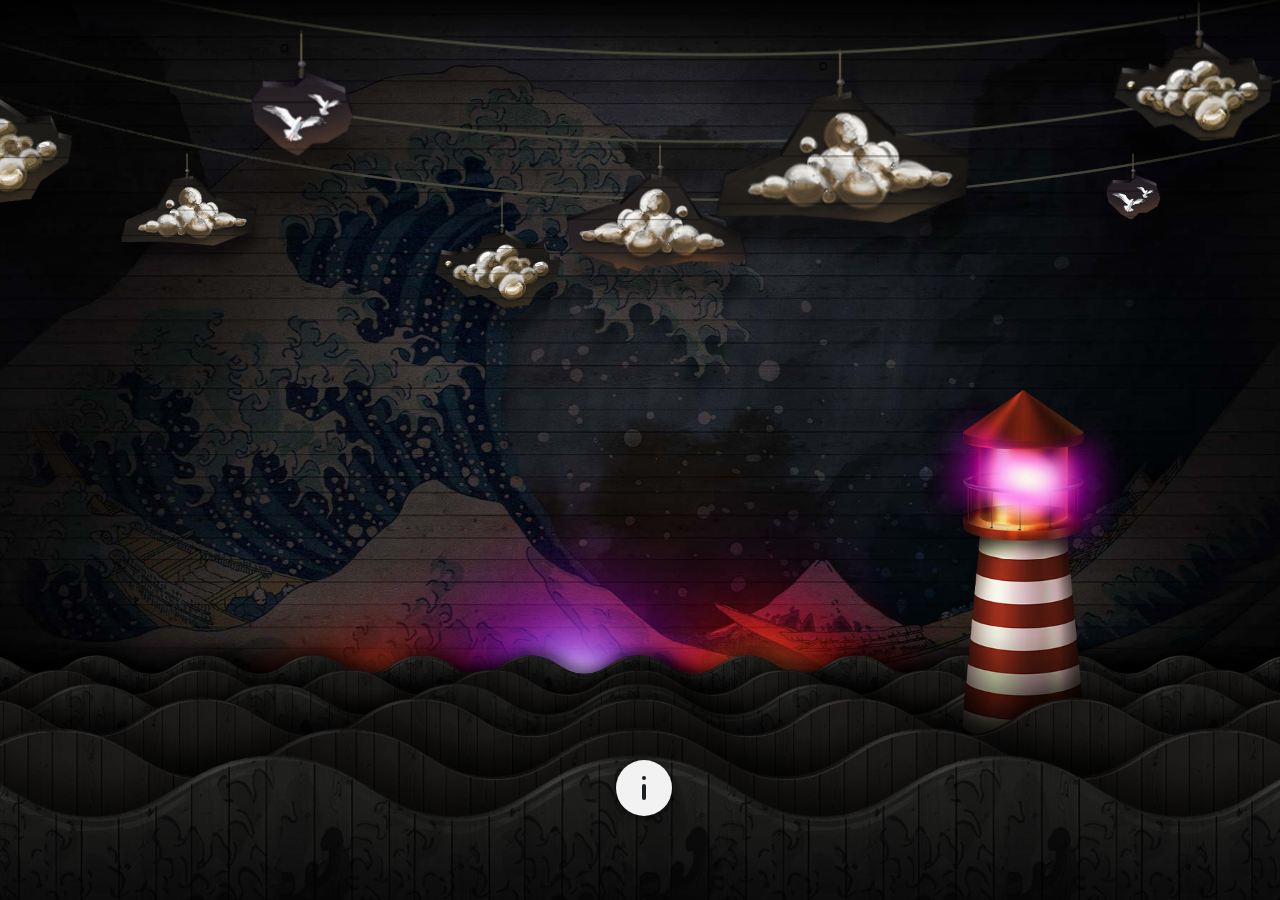
<file: Intro/ADWADAA2025 trabalhoB/parallax/index.html>
<!DOCTYPE html><html><head>

	<meta charset="utf-8">

	<title>Otero</title>



	<!-- Styles -->
	<link rel="stylesheet" type="text/css" href="assets/styles/css/styles.css">



</head>
<body>

	<div vw class="enabled">
		<div vw-access-button class="active"></div>
		<div vw-plugin-wrapper>
		  <div class="vw-plugin-top-wrapper"></div>
		</div>
	  </div>
	  <script src="https://vlibras.gov.br/app/vlibras-plugin.js"></script>
	  <script>
		new window.VLibras.Widget('https://vlibras.gov.br/app');
	  </script>
	  
	<div id="fb-root"></div>

	<div id="container" class="wrapper">
		<ul id="scene" class="scene unselectable" data-friction-x="0.1" data-friction-y="0.1" data-scalar-x="25" data-scalar-y="15">
			<li class="layer" data-depth="0.00"></li>
			<li class="layer" data-depth="0.10"><div class="background"></div></li>
			<li class="layer" data-depth="0.10"><div class="light orange b phase-4"></div></li>
			<li class="layer" data-depth="0.10"><div class="light purple c phase-5"></div></li>
			<li class="layer" data-depth="0.10"><div class="light orange d phase-3"></div></li>
			<li class="layer" data-depth="0.15">
				<ul class="rope depth-10">
					<li><img src="assets/images/rope.png" alt="Rope"></li>
					<li class="hanger position-2">
						<div class="board cloud-2 swing-1"></div>
					</li>
					<li class="hanger position-4">
						<div class="board cloud-1 swing-3"></div>
					</li>
					<li class="hanger position-8">
						<div class="board birds swing-5"></div>
					</li>
				</ul>
			</li>
			<li class="layer" data-depth="0.20"><h1 class="title"><em></em></h1></li>
			<li class="layer" data-depth="0.30">
				<ul class="rope depth-30">
					<li><img src="assets/images/rope.png" alt="Rope"></li>
					<li class="hanger position-1">
						<div class="board cloud-1 swing-3"></div>
					</li>
					<li class="hanger position-5">
						<div class="board cloud-4 swing-1"></div>
					</li>
				</ul>
			</li>
			<li class="layer" data-depth="0.30"><div class="wave paint depth-30"></div></li>
			<li class="layer" data-depth="0.40"><div class="wave plain depth-40"></div></li>
			<li class="layer" data-depth="0.50"><div class="wave paint depth-50"></div></li>
			<li class="layer" data-depth="0.60"><div class="lighthouse depth-60"></div></li>
			<li class="layer" data-depth="0.60">
				<ul class="rope depth-60">
					<li><img src="assets/images/rope.png" alt="Rope"></li>
					<li class="hanger position-3">
						<div class="board birds swing-5"></div>
					</li>
					<li class="hanger position-6">
						<div class="board cloud-2 swing-2"></div>
					</li>
					<li class="hanger position-8">
						<div class="board cloud-3 swing-4"></div>
					</li>
				</ul>
			</li>
			<li class="layer" data-depth="0.60"><div class="wave plain depth-60"></div></li>
			<li class="layer" data-depth="0.80"><div class="wave plain depth-80"></div></li>
			<li class="layer" data-depth="1.00"><div class="wave paint depth-100"></div></li>
		</ul>
		<section id="about" class="wrapper about hide accelerate">
			<div class="cell accelerate">
				<div class="cables center accelerate" style="color: black;">
					<div class="panel accelerate">
						<header>
							<h1>JAPAO<em></em></h1>
						</header>
						<p><strong></strong> Essa pagina é uma introdução ao tema do site (e tambem queria testar como eu estava em relçaõ a Js).</p>
						<p>O projeto é sobre acessibilidade, e como podemos fazer para tornar um site mais acessivel..
							<div class="container">
								<label class="theme_switch">
									<input type="checkbox"
									id="theme_toggle">
									<span class="slider"></span>
								</label>
							</div>
						</p>
						<style>
							input:checked + .slider {
								background-color: aqua;

							}
							input:checked + .slider:before {
								transform: translateX(26px);
							}
							.slider::after {
								content: "🌙";
								position: absolute;
								left: 4px;
								top: 46px;
								transform: translateY(-50%);
								font-size: 18px;
								opacity: 1;
								transition: 0.4s;
							}
							input:checked + .slider::after {
								content: "☀";
								left: 31px;
								top: 16px;
								opacity: 1;
							}

							
						</style>
						<script>
							const savedTheme = localStorage.getItem('theme');
							if (savedTheme === 'dark') {
								document.documentElement.setAttribute('data-theme', 'dark');
								themeToggle.checked = false;

							} else {
								document.documentElement.setAttribute('data-theme', 'panel');

							}
							themeToggle.addEventListerner('change', ToggleTheme);
						</script>

						
						
						<ul class="links">
							<li><a class="download" href="index2.html">Contato</a></li>
							<li><a class="github" target="_blank" href="index3.html">Ir para o Site</a></li>
						</ul>
					</div>
				</div>
			</div>
		</section>
		<button id="toggle" class="toggle i">
			<div class="cross">
				<div class="x"></div>
				<div class="y"></div>
			</div>
		</button>
		<div id="prompt" class="wrapper prompt hide accelerate">
			<div class="cell accelerate">
				<div class="panel center unselectable accelerate">
					<button id="dismiss" class="dismiss">
						<div class="cross">
							<div class="x"></div>
							<div class="y"></div>
						</div>
					</button>
					<div class="tilt-scene">
						<img class="tilt" src="assets/images/tilt.png">
					</div>
					
				</div>
			</div>
		</div>
		<footer>
			<div class="fb-like" data-href="#" data-width="400" data-layout="button_count" data-show-faces="false" data-send="false"></div>
			<a href="#" class="twitter-share-button" data-url="#" data-text=" »">.</a>
		</footer>
	</div>

	<script>
		
	</script>
	

	<!-- Scripts -->
	<script src="assets/scripts/js/libraries.min.js"></script>
	<script src="deploy/jquery.parallax.js"></script>
	<script>

	
	var $html = $('html'),
			$container = $('#container'),
			$prompt = $('#prompt'),
			$toggle = $('#toggle'),
			$about = $('#about'),
			$scene = $('#scene');


	(function() {
		setTimeout(function(){window.scrollTo(0,0);},0);
	})();

	// Setup FastClick.
	FastClick.attach(document.body);

	// Add touch functionality.
	if (Hammer.HAS_TOUCHEVENTS) {
		$container.hammer({drag_lock_to_axis: true});
		_.tap($html, 'a,button,[data-tap]');
	}

	// Add touch or mouse class to html element.
	$html.addClass(Hammer.HAS_TOUCHEVENTS ? 'touch' : 'mouse');

	// Resize handler.
	(resize = function() {
		$scene[0].style.width = window.innerWidth + 'px';
		$scene[0].style.height = window.innerHeight + 'px';
		if (!$prompt.hasClass('hide')) {
			if (window.innerWidth < 600) {
				$toggle.addClass('hide');
			} else {
				$toggle.removeClass('hide');
			}
		}
	})();

	// Attach window listeners.
	window.onresize = _.debounce(resize, 200);
	window.onscroll = _.debounce(resize, 200);

	function showDetails() {
		$about.removeClass('hide');
		$toggle.removeClass('i');
	}

	function hideDetails() {
		$about.addClass('hide');
		$toggle.addClass('i');
	}

	// Listen for toggle click event.
	$toggle.on('click', function(event) {
		$toggle.hasClass('i') ? showDetails() : hideDetails();
	});

	// Pretty simple huh?
	$scene.parallax();

	// Check for orientation support.
	setTimeout(function() {
		if ($scene.data('mode') === 'cursor') {
			$prompt.removeClass('hide');
			if (window.innerWidth < 600) $toggle.addClass('hide');
			$prompt.on('click', function(event) {
				$prompt.addClass('hide');
				if (window.innerWidth < 600) {
					setTimeout(function() {
						$toggle.removeClass('hide');
					},1200);
				}
			});
		}
	},1000);

	// Twitter stuff.
	!function(d,s,id){var js,fjs=d.getElementsByTagName(s)[0],p=/^http:/.test(d.location)?'http':'https';if(!d.getElementById(id)){js=d.createElement(s);js.id=id;js.src=p+'://';fjs.parentNode.insertBefore(js,fjs);}}(document, 'script', '');

	// Facebook stuff.
	(function(d, s, id) {
	var js, fjs = d.getElementsByTagName(s)[0];
	if (d.getElementById(id)) return;
	js = d.createElement(s); js.id = id;
	js.src = "";
	fjs.parentNode.insertBefore(js, fjs);
	}(document, 'script', ''));
	</script>



</body></html>
</file>
<file: Intro/ADWADAA2025 trabalhoB/parallax/assets/styles/css/styles.css>
@import url("http://fonts.googleapis.com/css?family=Dosis:600|Roboto+Slab:100,300,400,700");
article,
aside,
details,
figcaption,
figure,
footer,
header,
hgroup,
nav,
section,
summary {
  display: block; }

audio,
canvas,
video {
  display: inline-block;
  *display: inline;
  *zoom: 1; }

audio:not([controls]) {
  display: none;
  height: 0; }

[hidden] {
  display: none; }

html {
  font-size: 100%;
  -webkit-text-size-adjust: 100%;
  -ms-text-size-adjust: 100%; }

html,
button,
input,
select,
textarea {
  font-family: sans-serif; }

body {
  margin: 0; }

a:focus {
  outline: thin dotted; }

a:hover,
a:active {
  outline: 0; }

abbr[title] {
  border-bottom: 1px dotted; }

b,
strong {
  font-weight: bold; }

dfn {
  font-style: italic; }

mark {
  background: #ff0;
  color: #000; }

pre,
code,
kbd,
samp {
  font-family: monospace, serif;
  _font-family: "courier new", monospace;
  font-size: 1em; }

q {
  quotes: none; }

q:before,
q:after {
  content: "";
  content: none; }

small {
  font-size: 75%; }

sub,
sup {
  font-size: 75%;
  line-height: 0;
  position: relative;
  vertical-align: baseline; }

sup {
  top: -0.5em; }

sub {
  bottom: -0.25em; }

dl,
menu,
ol,
ul {
  margin: 1em 0; }

dd {
  margin: 0 0 0 40px; }

menu,
ol,
ul {
  padding: 0 0 0 40px; }

nav ul,
nav ol {
  list-style: none;
  list-style-image: none; }

img {
  border: 0;
  -ms-interpolation-mode: bicubic; }

svg:not(:root) {
  overflow: hidden; }

figure {
  margin: 0; }

form {
  margin: 0; }



legend {
  border: 0;
  padding: 0;
  white-space: normal;
  *margin-left: -7px; }

button,
input,
select,
textarea {
  font-size: 100%;
  margin: 0;
  vertical-align: baseline;
  *vertical-align: middle; }

button,
input {
  line-height: normal; }

button,
input[type="button"],
input[type="reset"],
input[type="submit"] {
  cursor: pointer;
  -webkit-appearance: button;
  *overflow: visible; }

button[disabled],
input[disabled] {
  cursor: default; }

input[type="checkbox"],
input[type="radio"] {
  box-sizing: border-box;
  padding: 0;
  *height: 13px;
  *width: 13px; }



input[type="search"]::-webkit-search-decoration,
input[type="search"]::-webkit-search-cancel-button {
  -webkit-appearance: none; }

button::-moz-focus-inner,
input::-moz-focus-inner {
  border: 0;
  padding: 0; }

textarea {
  overflow: auto;
  vertical-align: top; }

table {
  border-collapse: collapse;
  border-spacing: 0; }





html {
  font-family: "Roboto Slab", sans-serif;
  font-size: 12px; }

body {
  -webkit-font-smoothing: antialiased;
  text-rendering: optimizeLegibility;
  line-height: 1.4em;
  background-color: #000000;
  text-align: center;
}

button {
  -webkit-font-smoothing: antialiased;
  -webkit-border-radius: 24px;
  -moz-border-radius: 24px;
  border-radius: 24px;
  -webkit-background-clip: padding-box;
  -moz-background-clip: padding-box;
  background-clip: padding-box;
  font-size: 1.33333em;
  line-height: 45.6px;
  font-family: "Dosis", sans-serif;
  background-color: #F2F2F2;
  font-weight: 600;
  height: 48px;
  width: 48px;
  position: relative;
  display: block;
  margin: 0 auto;
  outline: none;
  border: none; }
  button.hide {
    opacity: 0; }

footer {
  position: absolute;
  text-align: right;
  line-height: 0;
  font-size: 0;
  bottom: 0;
  right: 0;
  left: 0; }
  footer .fb-like {
    display: inline-block;
    position: absolute;
    margin-left: 12px;
    bottom: 48px;
    right: 22px; }
  footer .twitter-share-button {
    display: inline-block;
    position: absolute;
    margin-left: 12px;
    bottom: 20px;
    right: 10px; }

.accelerate {
  -webkit-transform: translate3d(0,0,0);
  -moz-transform: translate3d(0,0,0);
  transform: translate3d(0,0,0);
  -webkit-transform-style: preserve-3d;
  -moz-transform-style: preserve-3d;
  transform-style: preserve-3d;
  -webkit-backface-visibility: hidden;
  -moz-backface-visibility: hidden;
  backface-visibility: hidden; }

.center {
  max-width: 400px;
  margin: 0 auto;
  width: 88%; }

.wrapper {
  min-height: 460px;
  position: absolute;
  overflow: hidden;
  display: table;
  height: 100%;
  width: 100%;
  left: 0;
  top: 0; }

.cell {
  vertical-align: middle;
  display: table-cell; }

.panel {
  -webkit-box-shadow: 0 2px 8px rgba(0, 0, 0, 0.6);
  -moz-box-shadow: 0 2px 8px rgba(0, 0, 0, 0.6);
  box-shadow: 0 2px 8px rgba(0, 0, 0, 0.6);
  -webkit-border-radius: 6px;
  -moz-border-radius: 6px;
  border-radius: 6px;
  -webkit-background-clip: padding-box;
  -moz-background-clip: padding-box;
  background-clip: padding-box;
  -webkit-transform: translate3d(0,0,0);
  -moz-transform: translate3d(0,0,0);
  transform: translate3d(0,0,0);
  position: relative; }

.about {
  -webkit-font-smoothing: auto;
  -webkit-perspective: 1000px;
  -moz-perspective: 1000px;
  perspective: 1000px;
  color: #666666; }
  .about:after {
    background-image: -webkit-linear-gradient(top, rgba(0, 0, 0, 0.8) 0%, transparent 100%);
    background-image: -moz-linear-gradient(top, rgba(0, 0, 0, 0.8) 0%, transparent 100%);
    background-image: linear-gradient(top, rgba(0, 0, 0, 0.8) 0%, transparent 100%);
    position: absolute;
    display: block;
    width: 100%;
    content: "";
    height: 5%;
    left: 0;
    top: 0; }
  .about.hide .cables {
    -webkit-transform: translate3d(0,-10%,0) rotateX(-90deg);
    -moz-transform: translate3d(0,-10%,0) rotateX(-90deg);
    transform: translate3d(0,-10%,0) rotateX(-90deg);
    opacity: 0; }
  .about.hide .panel {
    -webkit-transform: rotateX(-20deg);
    -moz-transform: rotateX(-20deg);
    transform: rotateX(-20deg); }
  .about .panel,
  .about .cables {
    -webkit-transform: translate3d(0,0,0);
    -moz-transform: translate3d(0,0,0);
    transform: translate3d(0,0,0);
    -webkit-transform-style: preserve-3d;
    -moz-transform-style: preserve-3d;
    transform-style: preserve-3d;
    -webkit-backface-visibility: hidden;
    -moz-backface-visibility: hidden;
    backface-visibility: hidden;
    position: relative; }
  .about .cables {
    -webkit-transform-origin: 50% -100%;
    -moz-transform-origin: 50% -100%;
    transform-origin: 50% -100%; }
    .about .cables:before {
      left: 10%;
      background: transparent url(../../images/cable.png) 0 0 no-repeat;
      position: absolute;
      display: block;
      height: 860px;
      width: 30px;
      content: "";
      top: -837px;
      z-index: 1; }
    .about .cables:after {
      right: 10%;
      background: transparent url(../../images/cable.png) 0 0 no-repeat;
      position: absolute;
      display: block;
      height: 860px;
      width: 30px;
      content: "";
      top: -837px;
      z-index: 1; }
  .about .panel {
    -webkit-transform-origin: 50% 0%;
    -moz-transform-origin: 50% 0%;
    transform-origin: 50% 0%;
    background: #F2F2F2 url(../../images/panel.jpg) -7px 0;
    background-size: 399px 357px; }
    .about .panel:before {
      border-left: 1px dashed rgba(29, 31, 39, 0.2);
      position: absolute;
      display: block;
      height: 100%;
      content: "";
      left: 5%;
      top: 0; }
      
      
    .about .panel:after {
      -webkit-border-radius: 0 0 6px 0;
      -moz-border-radius: 0 0 6px 0;
      border-radius: 0 0 6px 0;
      -webkit-background-clip: padding-box;
      -moz-background-clip: padding-box;
      background-clip: padding-box;
      background: transparent url(../../images/compass.png) 0 0 no-repeat;
      background-size: 224px 224px;
      position: absolute;
      display: block;
      height: 160px;
      width: 120px;
      opacity: 0.2;
      content: "";
      bottom: 0;
      right: 0; }
    .about .panel header {
      padding: 1em 0 1em; }
      .about .panel header:before {
        -webkit-border-radius: 6px 0 0 0;
        -moz-border-radius: 6px 0 0 0;
        border-radius: 6px 0 0 0;
        -webkit-background-clip: padding-box;
        -moz-background-clip: padding-box;
        background-clip: padding-box;
        background: transparent url(../../images/map.png) 0 0 no-repeat;
        background-size: 60.5px 82.5px;
        position: absolute;
        display: block;
        height: 150px;
        width: 110px;
        opacity: 0.8;
        content: "";
        left: 0;
        top: 0; }
    .about .panel h1 {
      font-weight: 100;
      color: #D92400; }
      .about .panel h1 em {
        color: #1D1F27; }
    .about .panel p {
      margin: 0 8% 1.2em;
      position: relative;
      z-index: 1; }
      .about .panel p strong {
        font-weight: 700;
        color: #1D1F27; }
    .about .panel .social {
      margin: 1.4em 0 1em;
      position: relative;
      z-index: 1; }
    .about .panel .twitter-follow-button {
      display: inline-block;
      margin-bottom: 0.8em; }
      .about .panel .twitter-follow-button + .twitter-follow-button {
        margin-left: 0.4em; }
    .about .panel .links {
      zoom: 1;
      -webkit-box-shadow: 0 0 8px 4px rgba(0, 0, 0, 0.1);
      -moz-box-shadow: 0 0 8px 4px rgba(0, 0, 0, 0.1);
      box-shadow: 0 0 8px 4px rgba(0, 0, 0, 0.1);
      border-top: 1px solid rgba(0, 0, 0, 0.2);
      position: relative;
      z-index: 1; }
      .about .panel .links:after, .about .panel .links:before {
        display: table;
        content: ""; }
      .about .panel .links:after {
        clear: both; }
      .about .panel .links li {
        -webkit-box-sizing: border-box;
        -moz-box-sizing: border-box;
        box-sizing: border-box;
        display: block;
        float: left;
        width: 50%; }
        .about .panel .links li a {
          -webkit-border-radius: 0 0 0 5px;
          -moz-border-radius: 0 0 0 5px;
          border-radius: 0 0 0 5px;
          -webkit-background-clip: padding-box;
          -moz-background-clip: padding-box;
          background-clip: padding-box; }
        .about .panel .links li + li {
          border-left: 1px solid rgba(0, 0, 0, 0.2); }
          .about .panel .links li + li a {
            -webkit-border-radius: 0 0 5px 0;
            -moz-border-radius: 0 0 5px 0;
            border-radius: 0 0 5px 0;
            -webkit-background-clip: padding-box;
            -moz-background-clip: padding-box;
            background-clip: padding-box; }
      .about .panel .links a {
        -webkit-font-smoothing: antialiased;
        font-size: 1.33333em;
        font-family: "Dosis", sans-serif;
        text-transform: uppercase;
        font-weight: 600;
        padding: 1em 0 1.1em;
        display: block; }
        .about .panel .links a.github:before, .about .panel .links a.download:before {
          content: "";
          font-family: "icons";
          text-transform: none;
          font-weight: normal;
          font-style: normal;
          line-height: 1em;
          font-size: 0.8em;
          margin-right: 0.5em;
          margin-left: -0.8em;
          position: relative;
          top: -1px; }
        .about .panel .links a.download:before {
          content: "d"; }
        .about .panel .links a.github:before {
          margin-right: 0.4em;
          content: "g"; }

.toggle {
  -webkit-box-shadow: 0 2px 8px rgba(0, 0, 0, 0.6);
  -moz-box-shadow: 0 2px 8px rgba(0, 0, 0, 0.6);
  box-shadow: 0 2px 8px rgba(0, 0, 0, 0.6);
  margin: -24px;
  position: absolute;
  bottom: 11.6%;
  left: 50%; }
  .toggle.i .cross {
    -webkit-transform: rotateZ(0deg);
    -moz-transform: rotateZ(0deg);
    transform: rotateZ(0deg); }
    .toggle.i .cross .x {
      margin-left: -2px;
      width: 4px;
      margin-top: -12px; }
    .toggle.i .cross .y {
      margin-top: -4px;
      height: 16px; }

.cross {
  -webkit-transform: rotateZ(45deg);
  -moz-transform: rotateZ(45deg);
  transform: rotateZ(45deg);
  position: absolute;
  left: 50%;
  top: 50%; }
  .cross .x, .cross .y {
    -webkit-border-radius: 2px;
    -moz-border-radius: 2px;
    border-radius: 2px;
    -webkit-background-clip: padding-box;
    -moz-background-clip: padding-box;
    background-clip: padding-box;
    background-color: #1D1F27;
    height: 4px;
    width: 4px;
    margin: -2px;
    position: absolute;
    left: 0;
    top: 0; }
  .cross .x {
    margin-left: -12px;
    margin-top: -2px;
    width: 24px; }
  .cross .y {
    margin-top: -12px;
    height: 24px; }

.prompt.hide {
  visibility: hidden; }
  .prompt.hide .panel {
    -webkit-transform: translate3d(0,250%,0) rotateY(360deg);
    -moz-transform: translate3d(0,250%,0) rotateY(360deg);
    transform: translate3d(0,250%,0) rotateY(360deg);
    opacity: 0; }
.prompt .cell {
  -webkit-perspective: 1000px;
  -moz-perspective: 1000px;
  perspective: 1000px; }
.prompt .dismiss {
  -webkit-transform: scale(0.5);
  -moz-transform: scale(0.5);
  transform: scale(0.5);
  background-color: transparent;
  position: absolute;
  right: 4px;
  top: 4px; }
.prompt .x, .prompt .y {
  background: #FFFFFF; }
.prompt .center {
  max-width: 300px;
  width: 82%; }
.prompt .panel {
  -webkit-perspective: none;
  -moz-perspective: none;
  perspective: none;
  -webkit-transform-style: flat;
  -moz-transform-style: flat;
  transform-style: flat;
  -webkit-transition: all 1.8s cubic-bezier(0.77, 0, 0.175, 1);
  -moz-transition: all 1.8s cubic-bezier(0.77, 0, 0.175, 1);
  transition: all 1.8s cubic-bezier(0.77, 0, 0.175, 1);
  border: 1px solid rgba(255, 255, 255, 0.15);
  background-color: rgba(0, 0, 0, 0.65);
  padding: 1.2em 0 1.8em; }
  .prompt .panel img {
    margin: 0.6em auto;
    width: 100px; }
  .prompt .panel h2 {
    margin: 0 0 0.4em; }
  .prompt .panel p {
    font-size: 1.25em;
    margin: 0 10% 1.25em;
    line-height: 1.25em;
    color: #999999; }
.prompt .tilt-scene {
  -webkit-perspective: 1000px;
  -moz-perspective: 1000px;
  perspective: 1000px;
  -webkit-transform: translate3d(0,0,100px);
  -moz-transform: translate3d(0,0,100px);
  transform: translate3d(0,0,100px);
  margin: 0 auto;
  width: 60%; }
.prompt .tilt {
  -webkit-animation: tilt 4s infinite alternate cubic-bezier(0.455, 0.03, 0.515, 0.955);
  -moz-animation: tilt 4s infinite alternate cubic-bezier(0.455, 0.03, 0.515, 0.955);
  animation: tilt 4s infinite alternate cubic-bezier(0.455, 0.03, 0.515, 0.955); }

.scene,
.layer {
  display: block;
  height: 100%;
  width: 100%;
  padding: 0;
  margin: 0; }

.scene {
  min-height: 460px;
  position: relative;
  overflow: hidden; }

.layer {
  position: absolute; }
  .layer div {
    -webkit-transform: translate3d(0,0,0);
    -moz-transform: translate3d(0,0,0);
    transform: translate3d(0,0,0);
    -webkit-transform-style: preserve-3d;
    -moz-transform-style: preserve-3d;
    transform-style: preserve-3d;
    -webkit-backface-visibility: hidden;
    -moz-backface-visibility: hidden;
    backface-visibility: hidden; }

.title {
  font-size: 3em;
  text-shadow: 0 8px 6px rgba(0, 0, 0, 0.6);
  margin-top: -0.7em;
  position: absolute;
  width: 100%;
  top: 42%; }

.background {
  background: url(../../images/background.jpg) no-repeat 50% 100%;
  bottom: 96px;
  background-size: cover;
  position: absolute;
  width: 110%;
  left: -5%;
  top: -5%; }

.lighthouse {
  -webkit-transform-origin: 50% 90%;
  -moz-transform-origin: 50% 90%;
  transform-origin: 50% 90%;
  -webkit-animation: lighthouse 4s 0.1s infinite alternate cubic-bezier(0.455, 0.03, 0.515, 0.955);
  -moz-animation: lighthouse 4s 0.1s infinite alternate cubic-bezier(0.455, 0.03, 0.515, 0.955);
  animation: lighthouse 4s 0.1s infinite alternate cubic-bezier(0.455, 0.03, 0.515, 0.955);
  margin: 0px -64px;
  background-size: 128px 224px;
  height: 224px;
  width: 128px;
  background-image: url(../../images/lighthouse.png);
  background-repeat: no-repeat;
  bottom: 64px;
  position: absolute;
  right: 20%; }

.wave {
  background: transparent repeat-x;
  position: absolute;
  width: 300%;
  left: -100%; }
  .wave:after {
    background-color: #000000;
    position: absolute;
    display: block;
    content: "";
    height: 500px;
    width: 100%;
    top: 100%;
    left: 0; }
  .wave.plain {
    background-image: url(../../images/wave-plain.png); }
  .wave.paint {
    background-image: url(../../images/wave-paint.png); }

.light {
  margin: -120px -120px;
  background-size: 240px 240px;
  height: 240px;
  width: 240px;
  background-repeat: no-repeat;
  bottom: 112px;
  position: absolute;
  left: 50%; }
  .light.orange {
    background-image: url(../../images/light-orange.png); }
  .light.purple {
    background-image: url(../../images/light-purple.png); }
  .light.a {
    bottom: 80px;
    left: 20%; }
  .light.b {
    bottom: 80px;
    left: 30%; }
  .light.c {
    bottom: 112px;
    left: 45%; }
  .light.d {
    bottom: 96px;
    left: 60%; }
  .light.e {
    bottom: 112px;
    left: 75%; }
  .light.f {
    bottom: 64px;
    left: 80%; }
  .light.phase-1 {
    -webkit-animation: phase 20s 0.1s infinite linear;
    -moz-animation: phase 20s 0.1s infinite linear;
    animation: phase 20s 0.1s infinite linear; }
  .light.phase-2 {
    -webkit-animation: phase 18s 0.1s infinite linear;
    -moz-animation: phase 18s 0.1s infinite linear;
    animation: phase 18s 0.1s infinite linear; }
  .light.phase-3 {
    -webkit-animation: phase 16s 0.1s infinite linear;
    -moz-animation: phase 16s 0.1s infinite linear;
    animation: phase 16s 0.1s infinite linear; }
  .light.phase-4 {
    -webkit-animation: phase 14s 0.1s infinite linear;
    -moz-animation: phase 14s 0.1s infinite linear;
    animation: phase 14s 0.1s infinite linear; }
  .light.phase-5 {
    -webkit-animation: phase 12s 0.1s infinite linear;
    -moz-animation: phase 12s 0.1s infinite linear;
    animation: phase 12s 0.1s infinite linear; }
  .light.phase-6 {
    -webkit-animation: phase 10s 0.1s infinite linear;
    -moz-animation: phase 10s 0.1s infinite linear;
    animation: phase 10s 0.1s infinite linear; }

.rope {
  width: 120%;
  position: relative;
  left: -10%;
  position: relative; }

.hanger {
  -webkit-transform-origin: 0% 0%;
  -moz-transform-origin: 0% 0%;
  transform-origin: 0% 0%;
  position: absolute; }
  .hanger.position-1 {
    top: 28%; }
  .hanger.position-2 {
    top: 46%; }
  .hanger.position-3 {
    top: 59%; }
  .hanger.position-4 {
    top: 66.5%; }
  .hanger.position-5 {
    top: 69.5%; }
  .hanger.position-6 {
    top: 66.5%; }
  .hanger.position-7 {
    top: 59%; }
  .hanger.position-8 {
    top: 46%; }
  .hanger.position-9 {
    top: 28%; }
  .hanger.position-1 {
    left: 10%; }
  .hanger.position-2 {
    left: 20%; }
  .hanger.position-3 {
    left: 30%; }
  .hanger.position-4 {
    left: 40%; }
  .hanger.position-5 {
    left: 50%; }
  .hanger.position-6 {
    left: 60%; }
  .hanger.position-7 {
    left: 70%; }
  .hanger.position-8 {
    left: 80%; }
  .hanger.position-9 {
    left: 90%; }

.board {
  -webkit-transform-origin: 50% 0%;
  -moz-transform-origin: 50% 0%;
  transform-origin: 50% 0%;
  margin: 0px -140px;
  background-size: 280px 280px;
  height: 280px;
  width: 280px;
  background-repeat: no-repeat;
  position: absolute;
  top: -4px;
  left: 0; }
  .board.birds {
    background-image: url(../../images/board-birds.png); }
  .board.cloud-1 {
    background-image: url(../../images/board-cloud-1.png); }
  .board.cloud-2 {
    background-image: url(../../images/board-cloud-2.png); }
  .board.cloud-3 {
    background-image: url(../../images/board-cloud-3.png); }
  .board.cloud-4 {
    background-image: url(../../images/board-cloud-4.png); }

.swing-1 {
  -webkit-animation: swing 4s infinite alternate cubic-bezier(0.455, 0.03, 0.515, 0.955);
  -moz-animation: swing 4s infinite alternate cubic-bezier(0.455, 0.03, 0.515, 0.955);
  animation: swing 4s infinite alternate cubic-bezier(0.455, 0.03, 0.515, 0.955); }

.swing-2 {
  -webkit-animation: swing 3.5s infinite alternate cubic-bezier(0.455, 0.03, 0.515, 0.955);
  -moz-animation: swing 3.5s infinite alternate cubic-bezier(0.455, 0.03, 0.515, 0.955);
  animation: swing 3.5s infinite alternate cubic-bezier(0.455, 0.03, 0.515, 0.955); }

.swing-3 {
  -webkit-animation: swing 3s infinite alternate cubic-bezier(0.455, 0.03, 0.515, 0.955);
  -moz-animation: swing 3s infinite alternate cubic-bezier(0.455, 0.03, 0.515, 0.955);
  animation: swing 3s infinite alternate cubic-bezier(0.455, 0.03, 0.515, 0.955); }

.swing-4 {
  -webkit-animation: swing 2.5s infinite alternate cubic-bezier(0.455, 0.03, 0.515, 0.955);
  -moz-animation: swing 2.5s infinite alternate cubic-bezier(0.455, 0.03, 0.515, 0.955);
  animation: swing 2.5s infinite alternate cubic-bezier(0.455, 0.03, 0.515, 0.955); }

.swing-5 {
  -webkit-animation: swing 2s infinite alternate cubic-bezier(0.455, 0.03, 0.515, 0.955);
  -moz-animation: swing 2s infinite alternate cubic-bezier(0.455, 0.03, 0.515, 0.955);
  animation: swing 2s infinite alternate cubic-bezier(0.455, 0.03, 0.515, 0.955); }

.wave.depth-10 {
  -webkit-animation: wave 8s 0.1s infinite linear;
  -moz-animation: wave 8s 0.1s infinite linear;
  animation: wave 8s 0.1s infinite linear;
  bottom: 140px;
  margin: 0px 0px;
  background-position: center bottom;
  background-size: auto 101%;
  height: 16px; }
  .wave.depth-10:after {
    height: 144px; }

.rope.depth-10 {
  -webkit-transform: scale(1);
  -moz-transform: scale(1);
  transform: scale(1);
  top: 20%; }
  .rope.depth-10 .hanger {
    -webkit-transform: scale(0.25);
    -moz-transform: scale(0.25);
    transform: scale(0.25); }

.wave.depth-20 {
  -webkit-animation: wave 7.55556s 0.1s infinite linear;
  -moz-animation: wave 7.55556s 0.1s infinite linear;
  animation: wave 7.55556s 0.1s infinite linear;
  bottom: 120px;
  margin: 0px 0px;
  background-position: center bottom;
  background-size: auto 101%;
  height: 32px; }
  .wave.depth-20:after {
    height: 128px; }

.rope.depth-20 {
  -webkit-transform: scale(1.02778);
  -moz-transform: scale(1.02778);
  transform: scale(1.02778);
  top: 16.66667%; }
  .rope.depth-20 .hanger {
    -webkit-transform: scale(0.27778);
    -moz-transform: scale(0.27778);
    transform: scale(0.27778); }

.wave.depth-30 {
  -webkit-animation: wave 7.11111s 0.1s infinite linear;
  -moz-animation: wave 7.11111s 0.1s infinite linear;
  animation: wave 7.11111s 0.1s infinite linear;
  bottom: 100px;
  margin: 0px 0px;
  background-position: center bottom;
  background-size: auto 101%;
  height: 48px; }
  .wave.depth-30:after {
    height: 112px; }

.rope.depth-30 {
  -webkit-transform: scale(1.05556);
  -moz-transform: scale(1.05556);
  transform: scale(1.05556);
  top: 13.33333%; }
  .rope.depth-30 .hanger {
    -webkit-transform: scale(0.30556);
    -moz-transform: scale(0.30556);
    transform: scale(0.30556); }

.wave.depth-40 {
  -webkit-animation: wave 6.66667s 0.1s infinite linear;
  -moz-animation: wave 6.66667s 0.1s infinite linear;
  animation: wave 6.66667s 0.1s infinite linear;
  bottom: 80px;
  margin: 0px 0px;
  background-position: center bottom;
  background-size: auto 101%;
  height: 64px; }
  .wave.depth-40:after {
    height: 96px; }

.rope.depth-40 {
  -webkit-transform: scale(1.08333);
  -moz-transform: scale(1.08333);
  transform: scale(1.08333);
  top: 10%; }
  .rope.depth-40 .hanger {
    -webkit-transform: scale(0.33333);
    -moz-transform: scale(0.33333);
    transform: scale(0.33333); }

.wave.depth-50 {
  -webkit-animation: wave 6.22222s 0.1s infinite linear;
  -moz-animation: wave 6.22222s 0.1s infinite linear;
  animation: wave 6.22222s 0.1s infinite linear;
  bottom: 60px;
  margin: 0px 0px;
  background-position: center bottom;
  background-size: auto 101%;
  height: 80px; }
  .wave.depth-50:after {
    height: 80px; }

.rope.depth-50 {
  -webkit-transform: scale(1.11111);
  -moz-transform: scale(1.11111);
  transform: scale(1.11111);
  top: 6.66667%; }
  .rope.depth-50 .hanger {
    -webkit-transform: scale(0.36111);
    -moz-transform: scale(0.36111);
    transform: scale(0.36111); }

.wave.depth-60 {
  -webkit-animation: wave 5.77778s 0.1s infinite linear;
  -moz-animation: wave 5.77778s 0.1s infinite linear;
  animation: wave 5.77778s 0.1s infinite linear;
  bottom: 40px;
  margin: 0px 0px;
  background-position: center bottom;
  background-size: auto 101%;
  height: 96px; }
  .wave.depth-60:after {
    height: 64px; }

.rope.depth-60 {
  -webkit-transform: scale(1.13889);
  -moz-transform: scale(1.13889);
  transform: scale(1.13889);
  top: 3.33333%; }
  .rope.depth-60 .hanger {
    -webkit-transform: scale(0.38889);
    -moz-transform: scale(0.38889);
    transform: scale(0.38889); }

.wave.depth-70 {
  -webkit-animation: wave 5.33333s 0.1s infinite linear;
  -moz-animation: wave 5.33333s 0.1s infinite linear;
  animation: wave 5.33333s 0.1s infinite linear;
  bottom: 20px;
  margin: 0px 0px;
  background-position: center bottom;
  background-size: auto 101%;
  height: 112px; }
  .wave.depth-70:after {
    height: 48px; }

.rope.depth-70 {
  -webkit-transform: scale(1.16667);
  -moz-transform: scale(1.16667);
  transform: scale(1.16667);
  top: 0%; }
  .rope.depth-70 .hanger {
    -webkit-transform: scale(0.41667);
    -moz-transform: scale(0.41667);
    transform: scale(0.41667); }

.wave.depth-80 {
  -webkit-animation: wave 4.88889s 0.1s infinite linear;
  -moz-animation: wave 4.88889s 0.1s infinite linear;
  animation: wave 4.88889s 0.1s infinite linear;
  bottom: 0px;
  margin: 0px 0px;
  background-position: center bottom;
  background-size: auto 101%;
  height: 128px; }
  .wave.depth-80:after {
    height: 32px; }

.rope.depth-80 {
  -webkit-transform: scale(1.19444);
  -moz-transform: scale(1.19444);
  transform: scale(1.19444);
  top: -3.33333%; }
  .rope.depth-80 .hanger {
    -webkit-transform: scale(0.44444);
    -moz-transform: scale(0.44444);
    transform: scale(0.44444); }

.wave.depth-90 {
  -webkit-animation: wave 4.44444s 0.1s infinite linear;
  -moz-animation: wave 4.44444s 0.1s infinite linear;
  animation: wave 4.44444s 0.1s infinite linear;
  bottom: -20px;
  margin: 0px 0px;
  background-position: center bottom;
  background-size: auto 101%;
  height: 144px; }
  .wave.depth-90:after {
    height: 16px; }

.rope.depth-90 {
  -webkit-transform: scale(1.22222);
  -moz-transform: scale(1.22222);
  transform: scale(1.22222);
  top: -6.66667%; }
  .rope.depth-90 .hanger {
    -webkit-transform: scale(0.47222);
    -moz-transform: scale(0.47222);
    transform: scale(0.47222); }

.wave.depth-100 {
  -webkit-animation: wave 4s 0.1s infinite linear;
  -moz-animation: wave 4s 0.1s infinite linear;
  animation: wave 4s 0.1s infinite linear;
  bottom: -40px;
  margin: 0px 0px;
  background-position: center bottom;
  background-size: auto 101%;
  height: 160px; }
  .wave.depth-100:after {
    height: 0px; }

.rope.depth-100 {
  -webkit-transform: scale(1.25);
  -moz-transform: scale(1.25);
  transform: scale(1.25);
  top: -10%; }
  .rope.depth-100 .hanger {
    -webkit-transform: scale(0.5);
    -moz-transform: scale(0.5);
    transform: scale(0.5); }

@media all and (min-width: 400px) {
  html {
    font-size: 12px; }

  .wrapper {
    min-height: 360px; }

  .about .panel header:before {
    background-size: 66px 90px; }

  .toggle {
    bottom: 12%; }

  .prompt .panel img {
    width: 80px; }

  .scene {
    min-height: 360px; }

  .rope.depth-10 {
    top: 10%; }
    .rope.depth-10 .hanger {
      -webkit-transform: scale(0.3);
      -moz-transform: scale(0.3);
      transform: scale(0.3); }

  .rope.depth-20 {
    top: 6.11111%; }
    .rope.depth-20 .hanger {
      -webkit-transform: scale(0.33333);
      -moz-transform: scale(0.33333);
      transform: scale(0.33333); }

  .rope.depth-30 {
    top: 2.22222%; }
    .rope.depth-30 .hanger {
      -webkit-transform: scale(0.36667);
      -moz-transform: scale(0.36667);
      transform: scale(0.36667); }

  .rope.depth-40 {
    top: -1.66667%; }
    .rope.depth-40 .hanger {
      -webkit-transform: scale(0.4);
      -moz-transform: scale(0.4);
      transform: scale(0.4); }

  .rope.depth-50 {
    top: -5.55556%; }
    .rope.depth-50 .hanger {
      -webkit-transform: scale(0.43333);
      -moz-transform: scale(0.43333);
      transform: scale(0.43333); }

  .rope.depth-60 {
    top: -9.44444%; }
    .rope.depth-60 .hanger {
      -webkit-transform: scale(0.46667);
      -moz-transform: scale(0.46667);
      transform: scale(0.46667); }

  .rope.depth-70 {
    top: -13.33333%; }
    .rope.depth-70 .hanger {
      -webkit-transform: scale(0.5);
      -moz-transform: scale(0.5);
      transform: scale(0.5); }

  .rope.depth-80 {
    top: -17.22222%; }
    .rope.depth-80 .hanger {
      -webkit-transform: scale(0.53333);
      -moz-transform: scale(0.53333);
      transform: scale(0.53333); }

  .rope.depth-90 {
    top: -21.11111%; }
    .rope.depth-90 .hanger {
      -webkit-transform: scale(0.56667);
      -moz-transform: scale(0.56667);
      transform: scale(0.56667); }

  .rope.depth-100 {
    top: -25%; }
    .rope.depth-100 .hanger {
      -webkit-transform: scale(0.6);
      -moz-transform: scale(0.6);
      transform: scale(0.6); } }
@media all and (min-width: 600px) {
  html {
    font-size: 15px; }

  button {
    -webkit-border-radius: 28px;
    -moz-border-radius: 28px;
    border-radius: 28px;
    -webkit-background-clip: padding-box;
    -moz-background-clip: padding-box;
    background-clip: padding-box;
    height: 56px;
    width: 56px; }

  footer {
    padding: 0 10px 20px; }
    footer .fb-like,
    footer .twitter-share-button {
      position: static;
      bottom: auto;
      right: auto; }

  .center {
    max-width: 440px; }

  .about .panel:after {
    background-size: 252px 252px;
    height: 180px;
    width: 140px; }
  .about .panel header:before {
    background-size: 82.5px 112.5px; }

  .prompt {
    overflow: visible;
    display: block;
    width: 0; }
    .prompt.hide .panel {
      -webkit-transform: translate3d(0,50%,400px) rotateX(90deg);
      -moz-transform: translate3d(0,50%,400px) rotateX(90deg);
      transform: translate3d(0,50%,400px) rotateX(90deg); }
    .prompt .cell {
      position: absolute;
      display: block;
      bottom: 25px;
      left: 25px; }
    .prompt .dismiss {
      right: 0px;
      top: 0px; }
    .prompt .panel {
      -webkit-transition: all 1.2s cubic-bezier(0.77, 0, 0.175, 1);
      -moz-transition: all 1.2s cubic-bezier(0.77, 0, 0.175, 1);
      transition: all 1.2s cubic-bezier(0.77, 0, 0.175, 1);
      -webkit-transform-origin: 50% 100%;
      -moz-transform-origin: 50% 100%;
      transform-origin: 50% 100%;
      padding: 1em 0 0.8em;
      width: 220px; }
      .prompt .panel img {
        margin: 0.4em auto 0.6em;
        width: 80px; }
      .prompt .panel h2 {
        font-size: 1.6em; }
      .prompt .panel p {
        font-size: 0.93333em;
        margin: 0 10% 1.3em;
        line-height: 1.3em; }

  .toggle {
    margin: -28px;
    bottom: 15%; }

  .title {
    font-size: 3.46667em; }

  .background {
    bottom: 96px; }

  .lighthouse {
    margin: 0px -96px;
    background-size: 192px 336px;
    height: 336px;
    width: 192px;
    bottom: 128px; }

  .light {
    margin: -140px -140px;
    background-size: 280px 280px;
    height: 280px;
    width: 280px; }
    .light.a {
      bottom: 144px; }
    .light.b {
      bottom: 144px; }
    .light.c {
      bottom: 192px; }
    .light.d {
      bottom: 160px; }
    .light.e {
      bottom: 192px; }
    .light.f {
      bottom: 128px; }

  .wave.depth-10 {
    bottom: 210px;
    margin: 0px 0px;
    background-position: center bottom;
    background-size: auto 101%;
    height: 24px; }
    .wave.depth-10:after {
      height: 216px; }

  .rope.depth-10 {
    top: 20%; }
    .rope.depth-10 .hanger {
      -webkit-transform: scale(0.5);
      -moz-transform: scale(0.5);
      transform: scale(0.5); }

  .wave.depth-20 {
    bottom: 180px;
    margin: 0px 0px;
    background-position: center bottom;
    background-size: auto 101%;
    height: 48px; }
    .wave.depth-20:after {
      height: 192px; }

  .rope.depth-20 {
    top: 16.66667%; }
    .rope.depth-20 .hanger {
      -webkit-transform: scale(0.55556);
      -moz-transform: scale(0.55556);
      transform: scale(0.55556); }

  .wave.depth-30 {
    bottom: 150px;
    margin: 0px 0px;
    background-position: center bottom;
    background-size: auto 101%;
    height: 72px; }
    .wave.depth-30:after {
      height: 168px; }

  .rope.depth-30 {
    top: 13.33333%; }
    .rope.depth-30 .hanger {
      -webkit-transform: scale(0.61111);
      -moz-transform: scale(0.61111);
      transform: scale(0.61111); }

  .wave.depth-40 {
    bottom: 120px;
    margin: 0px 0px;
    background-position: center bottom;
    background-size: auto 101%;
    height: 96px; }
    .wave.depth-40:after {
      height: 144px; }

  .rope.depth-40 {
    top: 10%; }
    .rope.depth-40 .hanger {
      -webkit-transform: scale(0.66667);
      -moz-transform: scale(0.66667);
      transform: scale(0.66667); }

  .wave.depth-50 {
    bottom: 90px;
    margin: 0px 0px;
    background-position: center bottom;
    background-size: auto 101%;
    height: 120px; }
    .wave.depth-50:after {
      height: 120px; }

  .rope.depth-50 {
    top: 6.66667%; }
    .rope.depth-50 .hanger {
      -webkit-transform: scale(0.72222);
      -moz-transform: scale(0.72222);
      transform: scale(0.72222); }

  .wave.depth-60 {
    bottom: 60px;
    margin: 0px 0px;
    background-position: center bottom;
    background-size: auto 101%;
    height: 144px; }
    .wave.depth-60:after {
      height: 96px; }

  .rope.depth-60 {
    top: 3.33333%; }
    .rope.depth-60 .hanger {
      -webkit-transform: scale(0.77778);
      -moz-transform: scale(0.77778);
      transform: scale(0.77778); }

  .wave.depth-70 {
    bottom: 30px;
    margin: 0px 0px;
    background-position: center bottom;
    background-size: auto 101%;
    height: 168px; }
    .wave.depth-70:after {
      height: 72px; }

  .rope.depth-70 {
    top: 0%; }
    .rope.depth-70 .hanger {
      -webkit-transform: scale(0.83333);
      -moz-transform: scale(0.83333);
      transform: scale(0.83333); }

  .wave.depth-80 {
    bottom: 0px;
    margin: 0px 0px;
    background-position: center bottom;
    background-size: auto 101%;
    height: 192px; }
    .wave.depth-80:after {
      height: 48px; }

  .rope.depth-80 {
    top: -3.33333%; }
    .rope.depth-80 .hanger {
      -webkit-transform: scale(0.88889);
      -moz-transform: scale(0.88889);
      transform: scale(0.88889); }

  .wave.depth-90 {
    bottom: -30px;
    margin: 0px 0px;
    background-position: center bottom;
    background-size: auto 101%;
    height: 216px; }
    .wave.depth-90:after {
      height: 24px; }

  .rope.depth-90 {
    top: -6.66667%; }
    .rope.depth-90 .hanger {
      -webkit-transform: scale(0.94444);
      -moz-transform: scale(0.94444);
      transform: scale(0.94444); }

  .wave.depth-100 {
    bottom: -60px;
    margin: 0px 0px;
    background-position: center bottom;
    background-size: auto 101%;
    height: 240px; }
    .wave.depth-100:after {
      height: 0px; }

  .rope.depth-100 {
    top: -10%; }
    .rope.depth-100 .hanger {
      -webkit-transform: scale(1);
      -moz-transform: scale(1);
      transform: scale(1); } }
@media all and (min-width: 900px) {
  html {
    font-size: 15px; }

  .center {
    max-width: 560px; }

  .about .panel:after {
    background-size: 280px 280px;
    height: 200px;
    width: 160px; }
  .about .panel header:before {
    background-size: 82.5px 112.5px; }
  .about .panel .links a {
    padding: 1.2em 0 1.3em; }

  .toggle {
    margin: -24px;
    bottom: 12%; }

  .title {
    font-size: 3.46667em; }

  .background {
    bottom: 160px; }

  .lighthouse {
    margin: 0px -104px;
    background-size: 208px 364px;
    height: 364px;
    width: 208px;
    bottom: 128px; }

  .light {
    margin: -160px -160px;
    background-size: 320px 320px;
    height: 320px;
    width: 320px; }
    .light.a {
      bottom: 112px;
      left: 15%; }
    .light.b {
      bottom: 160px; }
    .light.c {
      bottom: 208px; }
    .light.d {
      bottom: 176px; }
    .light.e {
      bottom: 208px; }
    .light.f {
      bottom: 128px;
      left: 85%; }

  .wave.depth-10 {
    bottom: 238px;
    margin: 0px 0px;
    background-position: center bottom;
    background-size: auto 101%;
    height: 27px; }
    .wave.depth-10:after {
      height: 244.8px; }

  .rope.depth-10 {
    top: 10%; }
    .rope.depth-10 .hanger {
      -webkit-transform: scale(0.5);
      -moz-transform: scale(0.5);
      transform: scale(0.5); }

  .wave.depth-20 {
    bottom: 204px;
    margin: 0px 0px;
    background-position: center bottom;
    background-size: auto 101%;
    height: 54px; }
    .wave.depth-20:after {
      height: 217.6px; }

  .rope.depth-20 {
    top: 6.66667%; }
    .rope.depth-20 .hanger {
      -webkit-transform: scale(0.56111);
      -moz-transform: scale(0.56111);
      transform: scale(0.56111); }

  .wave.depth-30 {
    bottom: 170px;
    margin: 0px 0px;
    background-position: center bottom;
    background-size: auto 101%;
    height: 82px; }
    .wave.depth-30:after {
      height: 190.4px; }

  .rope.depth-30 {
    top: 3.33333%; }
    .rope.depth-30 .hanger {
      -webkit-transform: scale(0.62222);
      -moz-transform: scale(0.62222);
      transform: scale(0.62222); }

  .wave.depth-40 {
    bottom: 136px;
    margin: 0px 0px;
    background-position: center bottom;
    background-size: auto 101%;
    height: 109px; }
    .wave.depth-40:after {
      height: 163.2px; }

  .rope.depth-40 {
    top: 0%; }
    .rope.depth-40 .hanger {
      -webkit-transform: scale(0.68333);
      -moz-transform: scale(0.68333);
      transform: scale(0.68333); }

  .wave.depth-50 {
    bottom: 102px;
    margin: 0px 0px;
    background-position: center bottom;
    background-size: auto 101%;
    height: 136px; }
    .wave.depth-50:after {
      height: 136px; }

  .rope.depth-50 {
    top: -3.33333%; }
    .rope.depth-50 .hanger {
      -webkit-transform: scale(0.74444);
      -moz-transform: scale(0.74444);
      transform: scale(0.74444); }

  .wave.depth-60 {
    bottom: 68px;
    margin: 0px 0px;
    background-position: center bottom;
    background-size: auto 101%;
    height: 163px; }
    .wave.depth-60:after {
      height: 108.8px; }

  .rope.depth-60 {
    top: -6.66667%; }
    .rope.depth-60 .hanger {
      -webkit-transform: scale(0.80556);
      -moz-transform: scale(0.80556);
      transform: scale(0.80556); }

  .wave.depth-70 {
    bottom: 34px;
    margin: 0px 0px;
    background-position: center bottom;
    background-size: auto 101%;
    height: 190px; }
    .wave.depth-70:after {
      height: 81.6px; }

  .rope.depth-70 {
    top: -10%; }
    .rope.depth-70 .hanger {
      -webkit-transform: scale(0.86667);
      -moz-transform: scale(0.86667);
      transform: scale(0.86667); }

  .wave.depth-80 {
    bottom: -1px;
    margin: 0px 0px;
    background-position: center bottom;
    background-size: auto 101%;
    height: 218px; }
    .wave.depth-80:after {
      height: 54.4px; }

  .rope.depth-80 {
    top: -13.33333%; }
    .rope.depth-80 .hanger {
      -webkit-transform: scale(0.92778);
      -moz-transform: scale(0.92778);
      transform: scale(0.92778); }

  .wave.depth-90 {
    bottom: -35px;
    margin: 0px 0px;
    background-position: center bottom;
    background-size: auto 101%;
    height: 245px; }
    .wave.depth-90:after {
      height: 27.2px; }

  .rope.depth-90 {
    top: -16.66667%; }
    .rope.depth-90 .hanger {
      -webkit-transform: scale(0.98889);
      -moz-transform: scale(0.98889);
      transform: scale(0.98889); }

  .wave.depth-100 {
    bottom: -68px;
    margin: 0px 0px;
    background-position: center bottom;
    background-size: auto 101%;
    height: 272px; }
    .wave.depth-100:after {
      height: 0px; }

  .rope.depth-100 {
    top: -20%; }
    .rope.depth-100 .hanger {
      -webkit-transform: scale(1.05);
      -moz-transform: scale(1.05);
      transform: scale(1.05); } }
@media all and (min-width: 1200px) {
  html {
    font-size: 16px; }

  .center {
    max-width: 620px; }

  .about .panel:after {
    background-size: 280px 280px;
    height: 200px;
    width: 170px; }
  .about .panel header:before {
    background-size: 93.5px 127.5px; }

  .prompt .panel {
    width: 240px; }

  .lighthouse {
    margin: 0px -112px;
    background-size: 224px 392px;
    height: 392px;
    width: 224px; }

  .light {
    margin: -200px -200px;
    background-size: 400px 400px;
    height: 400px;
    width: 400px; }

  .wave.depth-10 {
    bottom: 252px;
    margin: 0px 0px;
    background-position: center bottom;
    background-size: auto 101%;
    height: 29px; }
    .wave.depth-10:after {
      height: 259.2px; }

  .rope.depth-10 {
    top: 5%; }
    .rope.depth-10 .hanger {
      -webkit-transform: scale(0.6);
      -moz-transform: scale(0.6);
      transform: scale(0.6); }

  .wave.depth-20 {
    bottom: 216px;
    margin: 0px 0px;
    background-position: center bottom;
    background-size: auto 101%;
    height: 58px; }
    .wave.depth-20:after {
      height: 230.4px; }

  .rope.depth-20 {
    top: 1.66667%; }
    .rope.depth-20 .hanger {
      -webkit-transform: scale(0.67778);
      -moz-transform: scale(0.67778);
      transform: scale(0.67778); }

  .wave.depth-30 {
    bottom: 180px;
    margin: 0px 0px;
    background-position: center bottom;
    background-size: auto 101%;
    height: 86px; }
    .wave.depth-30:after {
      height: 201.6px; }

  .rope.depth-30 {
    top: -1.66667%; }
    .rope.depth-30 .hanger {
      -webkit-transform: scale(0.75556);
      -moz-transform: scale(0.75556);
      transform: scale(0.75556); }

  .wave.depth-40 {
    bottom: 144px;
    margin: 0px 0px;
    background-position: center bottom;
    background-size: auto 101%;
    height: 115px; }
    .wave.depth-40:after {
      height: 172.8px; }

  .rope.depth-40 {
    top: -5%; }
    .rope.depth-40 .hanger {
      -webkit-transform: scale(0.83333);
      -moz-transform: scale(0.83333);
      transform: scale(0.83333); }

  .wave.depth-50 {
    bottom: 108px;
    margin: 0px 0px;
    background-position: center bottom;
    background-size: auto 101%;
    height: 144px; }
    .wave.depth-50:after {
      height: 144px; }

  .rope.depth-50 {
    top: -8.33333%; }
    .rope.depth-50 .hanger {
      -webkit-transform: scale(0.91111);
      -moz-transform: scale(0.91111);
      transform: scale(0.91111); }

  .wave.depth-60 {
    bottom: 72px;
    margin: 0px 0px;
    background-position: center bottom;
    background-size: auto 101%;
    height: 173px; }
    .wave.depth-60:after {
      height: 115.2px; }

  .rope.depth-60 {
    top: -11.66667%; }
    .rope.depth-60 .hanger {
      -webkit-transform: scale(0.98889);
      -moz-transform: scale(0.98889);
      transform: scale(0.98889); }

  .wave.depth-70 {
    bottom: 36px;
    margin: 0px 0px;
    background-position: center bottom;
    background-size: auto 101%;
    height: 202px; }
    .wave.depth-70:after {
      height: 86.4px; }

  .rope.depth-70 {
    top: -15%; }
    .rope.depth-70 .hanger {
      -webkit-transform: scale(1.06667);
      -moz-transform: scale(1.06667);
      transform: scale(1.06667); }

  .wave.depth-80 {
    bottom: -1px;
    margin: 0px 0px;
    background-position: center bottom;
    background-size: auto 101%;
    height: 230px; }
    .wave.depth-80:after {
      height: 57.6px; }

  .rope.depth-80 {
    top: -18.33333%; }
    .rope.depth-80 .hanger {
      -webkit-transform: scale(1.14444);
      -moz-transform: scale(1.14444);
      transform: scale(1.14444); }

  .wave.depth-90 {
    bottom: -36px;
    margin: 0px 0px;
    background-position: center bottom;
    background-size: auto 101%;
    height: 259px; }
    .wave.depth-90:after {
      height: 28.8px; }

  .rope.depth-90 {
    top: -21.66667%; }
    .rope.depth-90 .hanger {
      -webkit-transform: scale(1.22222);
      -moz-transform: scale(1.22222);
      transform: scale(1.22222); }

  .wave.depth-100 {
    bottom: -72px;
    margin: 0px 0px;
    background-position: center bottom;
    background-size: auto 101%;
    height: 288px; }
    .wave.depth-100:after {
      height: 0px; }

  .rope.depth-100 {
    top: -25%; }
    .rope.depth-100 .hanger {
      -webkit-transform: scale(1.3);
      -moz-transform: scale(1.3);
      transform: scale(1.3); } }
a, button {
  -webkit-transition: color 0.6s cubic-bezier(0.165, 0.84, 0.44, 1), background-color 0.6s cubic-bezier(0.165, 0.84, 0.44, 1), opacity 0.6s cubic-bezier(0.165, 0.84, 0.44, 1);
  -moz-transition: color 0.6s cubic-bezier(0.165, 0.84, 0.44, 1), background-color 0.6s cubic-bezier(0.165, 0.84, 0.44, 1), opacity 0.6s cubic-bezier(0.165, 0.84, 0.44, 1);
  transition: color 0.6s cubic-bezier(0.165, 0.84, 0.44, 1), background-color 0.6s cubic-bezier(0.165, 0.84, 0.44, 1), opacity 0.6s cubic-bezier(0.165, 0.84, 0.44, 1); }

.cross, .x, .y {
  -webkit-transition: all 0.3s cubic-bezier(0.165, 0.84, 0.44, 1);
  -moz-transition: all 0.3s cubic-bezier(0.165, 0.84, 0.44, 1);
  transition: all 0.3s cubic-bezier(0.165, 0.84, 0.44, 1); }

.about .panel,
.about .cables {
  -webkit-transition: all 0.8s cubic-bezier(0.77, 0, 0.175, 1);
  -moz-transition: all 0.8s cubic-bezier(0.77, 0, 0.175, 1);
  transition: all 0.8s cubic-bezier(0.77, 0, 0.175, 1); }

@-webkit-keyframes phase {
  0% {
    opacity: 1; }
  25% {
    opacity: 0.4; }
  50% {
    opacity: 0.8; }
  75% {
    opacity: 0.4; }
  100% {
    opacity: 1; } }
@-moz-keyframes phase {
  0% {
    opacity: 1; }
  25% {
    opacity: 0.4; }
  50% {
    opacity: 0.8; }
  75% {
    opacity: 0.4; }
  100% {
    opacity: 1; } }
@-ms-keyframes phase {
  0% {
    opacity: 1; }
  25% {
    opacity: 0.4; }
  50% {
    opacity: 0.8; }
  75% {
    opacity: 0.4; }
  100% {
    opacity: 1; } }
@keyframes phase {
  0% {
    opacity: 1; }
  25% {
    opacity: 0.4; }
  50% {
    opacity: 0.8; }
  75% {
    opacity: 0.4; }
  100% {
    opacity: 1; } }
@-webkit-keyframes tilt {
  0% {
    -webkit-transform: rotateX(-30deg);
    -moz-transform: rotateX(-30deg);
    transform: rotateX(-30deg); }
  25% {
    -webkit-transform: rotateX( 30deg);
    -moz-transform: rotateX( 30deg);
    transform: rotateX( 30deg); }
  50% {
    -webkit-transform: rotateY(-30deg);
    -moz-transform: rotateY(-30deg);
    transform: rotateY(-30deg); }
  75% {
    -webkit-transform: rotateY( 30deg);
    -moz-transform: rotateY( 30deg);
    transform: rotateY( 30deg); }
  100% {
    -webkit-transform: rotateZ( 20deg);
    -moz-transform: rotateZ( 20deg);
    transform: rotateZ( 20deg); } }
@-moz-keyframes tilt {
  0% {
    -webkit-transform: rotateX(-30deg);
    -moz-transform: rotateX(-30deg);
    transform: rotateX(-30deg); }
  25% {
    -webkit-transform: rotateX( 30deg);
    -moz-transform: rotateX( 30deg);
    transform: rotateX( 30deg); }
  50% {
    -webkit-transform: rotateY(-30deg);
    -moz-transform: rotateY(-30deg);
    transform: rotateY(-30deg); }
  75% {
    -webkit-transform: rotateY( 30deg);
    -moz-transform: rotateY( 30deg);
    transform: rotateY( 30deg); }
  100% {
    -webkit-transform: rotateZ( 20deg);
    -moz-transform: rotateZ( 20deg);
    transform: rotateZ( 20deg); } }
@-ms-keyframes tilt {
  0% {
    -webkit-transform: rotateX(-30deg);
    -moz-transform: rotateX(-30deg);
    transform: rotateX(-30deg); }
  25% {
    -webkit-transform: rotateX( 30deg);
    -moz-transform: rotateX( 30deg);
    transform: rotateX( 30deg); }
  50% {
    -webkit-transform: rotateY(-30deg);
    -moz-transform: rotateY(-30deg);
    transform: rotateY(-30deg); }
  75% {
    -webkit-transform: rotateY( 30deg);
    -moz-transform: rotateY( 30deg);
    transform: rotateY( 30deg); }
  100% {
    -webkit-transform: rotateZ( 20deg);
    -moz-transform: rotateZ( 20deg);
    transform: rotateZ( 20deg); } }
@keyframes tilt {
  0% {
    -webkit-transform: rotateX(-30deg);
    -moz-transform: rotateX(-30deg);
    transform: rotateX(-30deg); }
  25% {
    -webkit-transform: rotateX( 30deg);
    -moz-transform: rotateX( 30deg);
    transform: rotateX( 30deg); }
  50% {
    -webkit-transform: rotateY(-30deg);
    -moz-transform: rotateY(-30deg);
    transform: rotateY(-30deg); }
  75% {
    -webkit-transform: rotateY( 30deg);
    -moz-transform: rotateY( 30deg);
    transform: rotateY( 30deg); }
  100% {
    -webkit-transform: rotateZ( 20deg);
    -moz-transform: rotateZ( 20deg);
    transform: rotateZ( 20deg); } }
@-webkit-keyframes wave {
  0% {
    -webkit-transform: rotateZ(0deg) translate3d(0,10%,0) rotateZ(0deg);
    -moz-transform: rotateZ(0deg) translate3d(0,10%,0) rotateZ(0deg);
    transform: rotateZ(0deg) translate3d(0,10%,0) rotateZ(0deg); }
  100% {
    -webkit-transform: rotateZ(360deg) translate3d(0,10%,0) rotateZ(-360deg);
    -moz-transform: rotateZ(360deg) translate3d(0,10%,0) rotateZ(-360deg);
    transform: rotateZ(360deg) translate3d(0,10%,0) rotateZ(-360deg); } }
@-moz-keyframes wave {
  0% {
    -webkit-transform: rotateZ(0deg) translate3d(0,10%,0) rotateZ(0deg);
    -moz-transform: rotateZ(0deg) translate3d(0,10%,0) rotateZ(0deg);
    transform: rotateZ(0deg) translate3d(0,10%,0) rotateZ(0deg); }
  100% {
    -webkit-transform: rotateZ(360deg) translate3d(0,10%,0) rotateZ(-360deg);
    -moz-transform: rotateZ(360deg) translate3d(0,10%,0) rotateZ(-360deg);
    transform: rotateZ(360deg) translate3d(0,10%,0) rotateZ(-360deg); } }
@-ms-keyframes wave {
  0% {
    -webkit-transform: rotateZ(0deg) translate3d(0,10%,0) rotateZ(0deg);
    -moz-transform: rotateZ(0deg) translate3d(0,10%,0) rotateZ(0deg);
    transform: rotateZ(0deg) translate3d(0,10%,0) rotateZ(0deg); }
  100% {
    -webkit-transform: rotateZ(360deg) translate3d(0,10%,0) rotateZ(-360deg);
    -moz-transform: rotateZ(360deg) translate3d(0,10%,0) rotateZ(-360deg);
    transform: rotateZ(360deg) translate3d(0,10%,0) rotateZ(-360deg); } }
@keyframes wave {
  0% {
    -webkit-transform: rotateZ(0deg) translate3d(0,10%,0) rotateZ(0deg);
    -moz-transform: rotateZ(0deg) translate3d(0,10%,0) rotateZ(0deg);
    transform: rotateZ(0deg) translate3d(0,10%,0) rotateZ(0deg); }
  100% {
    -webkit-transform: rotateZ(360deg) translate3d(0,10%,0) rotateZ(-360deg);
    -moz-transform: rotateZ(360deg) translate3d(0,10%,0) rotateZ(-360deg);
    transform: rotateZ(360deg) translate3d(0,10%,0) rotateZ(-360deg); } }
@-webkit-keyframes lighthouse {
  0% {
    -webkit-transform: translate3d(15%,0,0) rotateZ(10deg);
    -moz-transform: translate3d(15%,0,0) rotateZ(10deg);
    transform: translate3d(15%,0,0) rotateZ(10deg); }
  100% {
    -webkit-transform: translate3d(-15%,0,0) rotateZ(-10deg);
    -moz-transform: translate3d(-15%,0,0) rotateZ(-10deg);
    transform: translate3d(-15%,0,0) rotateZ(-10deg); } }
@-moz-keyframes lighthouse {
  0% {
    -webkit-transform: translate3d(15%,0,0) rotateZ(10deg);
    -moz-transform: translate3d(15%,0,0) rotateZ(10deg);
    transform: translate3d(15%,0,0) rotateZ(10deg); }
  100% {
    -webkit-transform: translate3d(-15%,0,0) rotateZ(-10deg);
    -moz-transform: translate3d(-15%,0,0) rotateZ(-10deg);
    transform: translate3d(-15%,0,0) rotateZ(-10deg); } }
@-ms-keyframes lighthouse {
  0% {
    -webkit-transform: translate3d(15%,0,0) rotateZ(10deg);
    -moz-transform: translate3d(15%,0,0) rotateZ(10deg);
    transform: translate3d(15%,0,0) rotateZ(10deg); }
  100% {
    -webkit-transform: translate3d(-15%,0,0) rotateZ(-10deg);
    -moz-transform: translate3d(-15%,0,0) rotateZ(-10deg);
    transform: translate3d(-15%,0,0) rotateZ(-10deg); } }
@keyframes lighthouse {
  0% {
    -webkit-transform: translate3d(15%,0,0) rotateZ(10deg);
    -moz-transform: translate3d(15%,0,0) rotateZ(10deg);
    transform: translate3d(15%,0,0) rotateZ(10deg); }
  100% {
    -webkit-transform: translate3d(-15%,0,0) rotateZ(-10deg);
    -moz-transform: translate3d(-15%,0,0) rotateZ(-10deg);
    transform: translate3d(-15%,0,0) rotateZ(-10deg); } }
@-webkit-keyframes swing {
  0% {
    -webkit-transform: rotateZ(10deg);
    -moz-transform: rotateZ(10deg);
    transform: rotateZ(10deg); }
  100% {
    -webkit-transform: rotateZ(-10deg);
    -moz-transform: rotateZ(-10deg);
    transform: rotateZ(-10deg); } }
@-moz-keyframes swing {
  0% {
    -webkit-transform: rotateZ(10deg);
    -moz-transform: rotateZ(10deg);
    transform: rotateZ(10deg); }
  100% {
    -webkit-transform: rotateZ(-10deg);
    -moz-transform: rotateZ(-10deg);
    transform: rotateZ(-10deg); } }
@-ms-keyframes swing {
  0% {
    -webkit-transform: rotateZ(10deg);
    -moz-transform: rotateZ(10deg);
    transform: rotateZ(10deg); }
  100% {
    -webkit-transform: rotateZ(-10deg);
    -moz-transform: rotateZ(-10deg);
    transform: rotateZ(-10deg); } }
@keyframes swing {
  0% {
    -webkit-transform: rotateZ(10deg);
    -moz-transform: rotateZ(10deg);
    transform: rotateZ(10deg); }
  100% {
    -webkit-transform: rotateZ(-10deg);
    -moz-transform: rotateZ(-10deg);
    transform: rotateZ(-10deg); } }
html.mouse a:hover, html.mouse button:hover {
  -webkit-transition: color 0.2s cubic-bezier(0.165, 0.84, 0.44, 1), background-color 0.2s cubic-bezier(0.165, 0.84, 0.44, 1), opacity 0.2s cubic-bezier(0.165, 0.84, 0.44, 1);
  -moz-transition: color 0.2s cubic-bezier(0.165, 0.84, 0.44, 1), background-color 0.2s cubic-bezier(0.165, 0.84, 0.44, 1), opacity 0.2s cubic-bezier(0.165, 0.84, 0.44, 1);
  transition: color 0.2s cubic-bezier(0.165, 0.84, 0.44, 1), background-color 0.2s cubic-bezier(0.165, 0.84, 0.44, 1), opacity 0.2s cubic-bezier(0.165, 0.84, 0.44, 1); }
html.mouse a:hover {
  color: #ff755a; }
html.mouse button:hover {
  background-color: #D92400;
  color: #FFFFFF; }
html.mouse .toggle:hover .x, html.mouse .toggle:hover .y {
  background-color: #FFFFFF; }
html.mouse .links a:hover {
  background-color: #D92400;
  color: #FFFFFF; }

html.touch a.tap, html.touch button.tap {
  -webkit-transition: color 0s cubic-bezier(0.25, 0.46, 0.45, 0.94), background-color 0s cubic-bezier(0.25, 0.46, 0.45, 0.94), opacity 0s cubic-bezier(0.25, 0.46, 0.45, 0.94);
  -moz-transition: color 0s cubic-bezier(0.25, 0.46, 0.45, 0.94), background-color 0s cubic-bezier(0.25, 0.46, 0.45, 0.94), opacity 0s cubic-bezier(0.25, 0.46, 0.45, 0.94);
  transition: color 0s cubic-bezier(0.25, 0.46, 0.45, 0.94), background-color 0s cubic-bezier(0.25, 0.46, 0.45, 0.94), opacity 0s cubic-bezier(0.25, 0.46, 0.45, 0.94); }
html.touch a.tap {
  color: #ff755a; }
html.touch button.tap {
  background-color: #D92400;
  color: #FFFFFF; }
html.touch .toggle.tap .x, html.touch .toggle.tap .y {
  background-color: #FFFFFF; }
html.touch .links a.tap {
  background-color: #D92400;
  color: #FFFFFF; }

#awwwards {
  position: absolute;
  z-index: 9999;
  top: 40px;
  left: 0; }
  #awwwards a {
    background-repeat: no-repeat;
    background-position: 0 0;
    text-indent: -999em;
    overflow: hidden;
    display: block;
    height: 105px;
    width: 70px; }
  #awwwards.left.black a {
    background-image: url(../../graphics/awwwards_sotd_black_left.png); }
  #awwwards.right.black a {
    background-image: url(../../graphics/awwwards_sotd_black_right.png); }
  #awwwards.left.white a {
    background-image: url(../../graphics/awwwards_sotd_white_left.png); }
  #awwwards.right.white a {
    background-image: url(../../graphics/awwwards_sotd_white_right.png); }
  #awwwards.left.green a {
    background-image: url(../../graphics/awwwards_sotd_green_left.png); }
  #awwwards.right.green a {
    background-image: url(../../graphics/awwwards_sotd_green_right.png); }

@media (max-width: 767px) {
  #awwwards {
    display: none; } }
@media (-webkit-min-device-pixel-ratio: 2), (min-resolution: 192dppx) {
  #awwwards a {
    -webkit-background-size: 70px 105px;
    -moz-background-size: 70px 105px;
    -ie-background-size: 70px 105px;
    -o-background-size: 70px 105px;
    background-size: 70px 105px; }
    #awwwards a.left.black a {
      background-image: url(../../graphics/awwwards_sotd_black_left2x.png); }
    #awwwards a.right.black a {
      background-image: url(../../graphics/awwwards_sotd_black_right2x.png); }
    #awwwards a.left.white a {
      background-image: url(../../graphics/awwwards_sotd_white_left2x.png); }
    #awwwards a.right.white a {
      background-image: url(../../graphics/awwwards_sotd_white_right2x.png); }
    #awwwards a.left.green a {
      background-image: url(../../graphics/awwwards_sotd_green_left2x.png); }
    #awwwards a.right.green a {
      background-image: url(../../graphics/awwwards_sotd_green_right2x.png); } }
</file>
